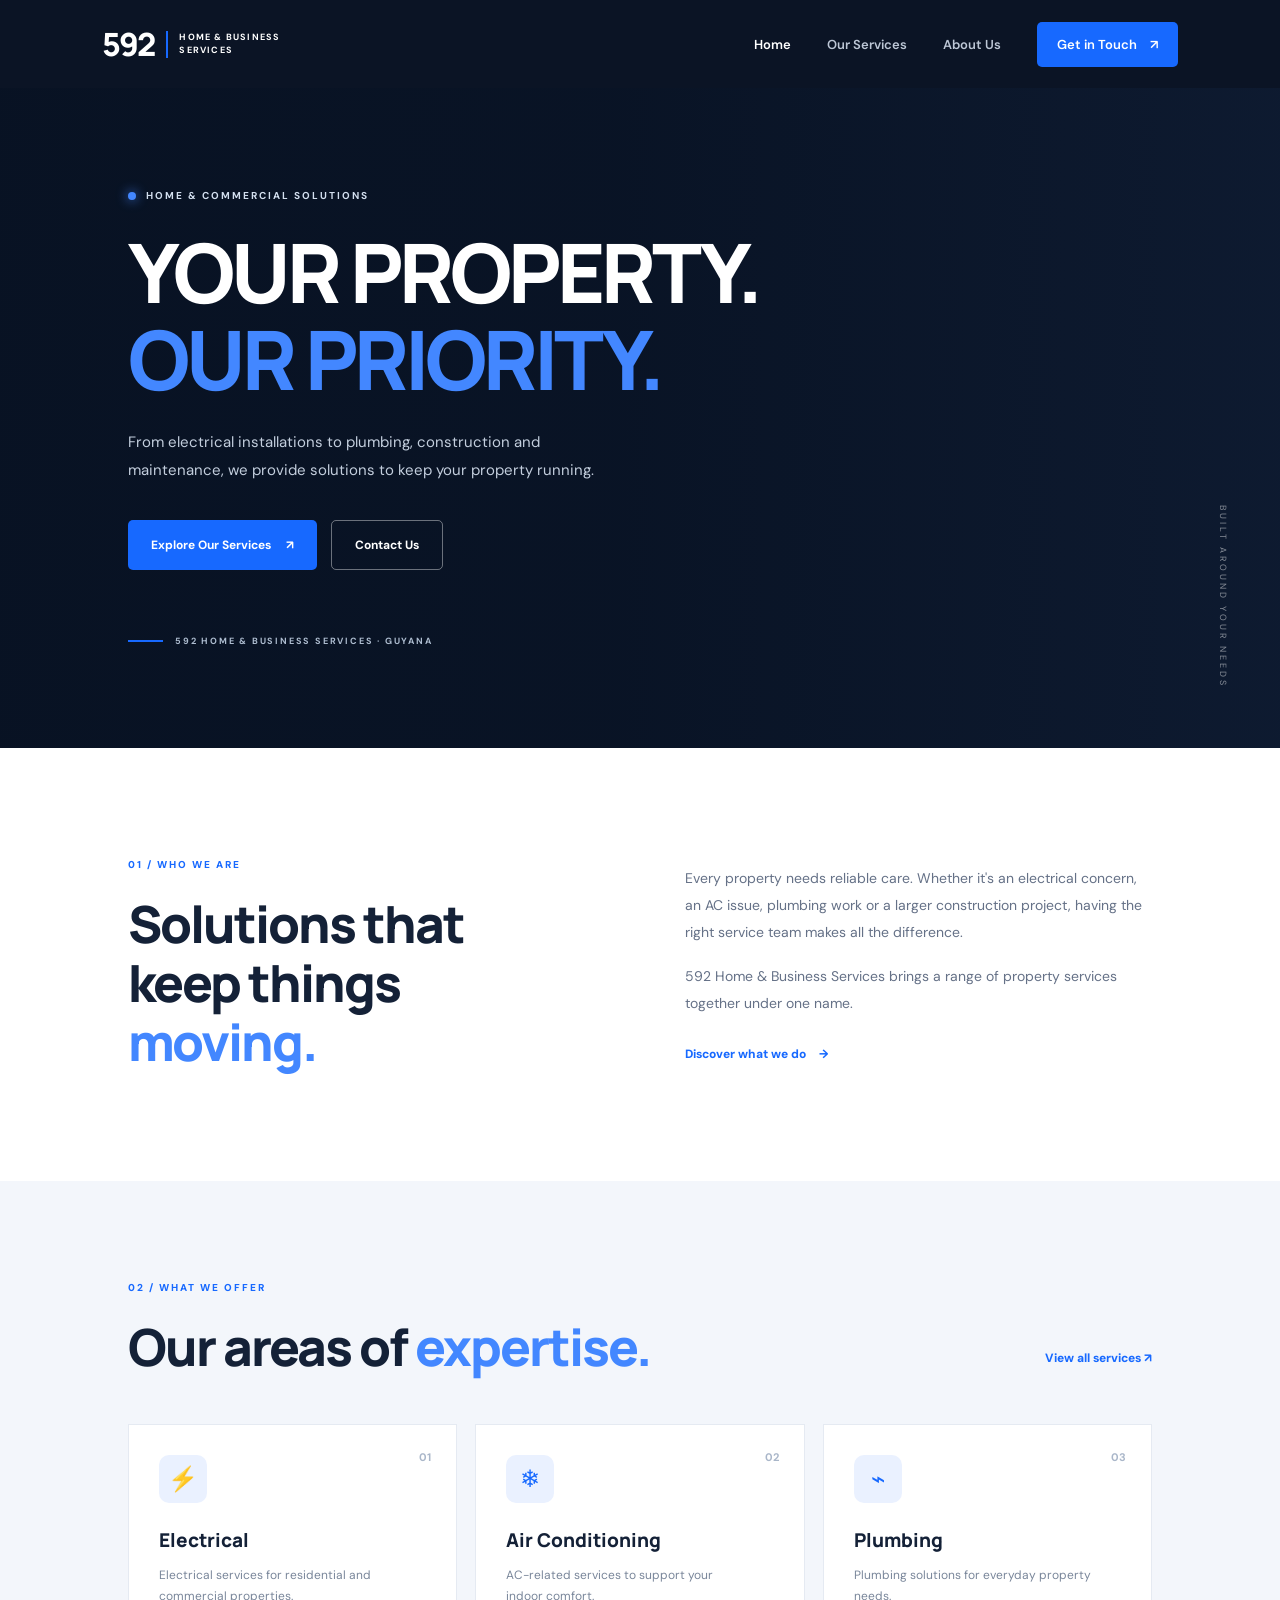
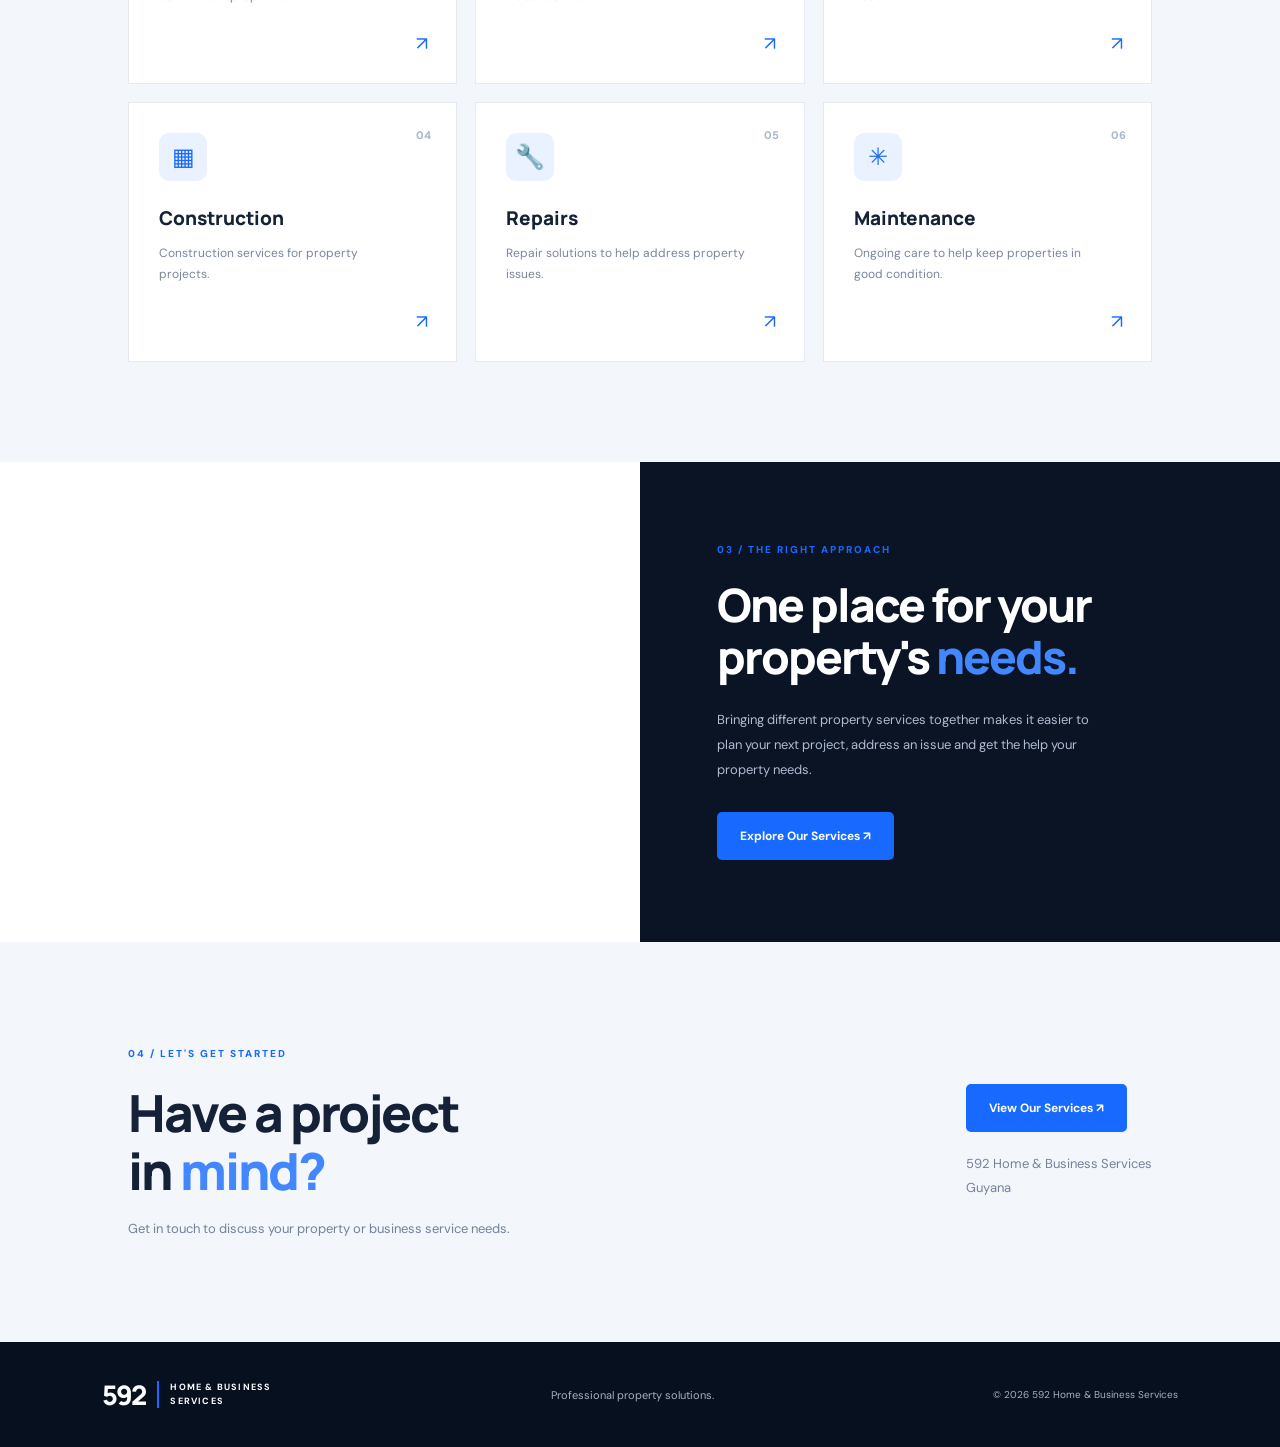
<file: index.html>
<!DOCTYPE html>
<html lang="en">
<head>
  <meta charset="UTF-8">
  <meta name="viewport" content="width=device-width, initial-scale=1.0">
  <meta name="description" content="592 Home & Business Services provides electrical, AC, plumbing, construction, repair and maintenance services in Guyana.">
  <title>592 Home & Business Services | Professional Property Solutions</title>
  <link rel="preconnect" href="https://fonts.googleapis.com">
  <link rel="preconnect" href="https://fonts.gstatic.com" crossorigin>
  <link href="https://fonts.googleapis.com/css2?family=DM+Sans:wght@400;500;600;700;800&family=Manrope:wght@400;500;600;700;800&display=swap" rel="stylesheet">
  <link rel="stylesheet" href="style.css">
</head>
<body>

  <header class="navbar">
    <a href="index.html" class="logo">
      <span class="logo-number">592</span>
      <span class="logo-description">HOME & BUSINESS<br>SERVICES</span>
    </a>

    <button class="menu-toggle" aria-label="Toggle navigation" aria-expanded="false">
      <span></span><span></span><span></span>
    </button>

    <nav class="nav-links">
      <a href="index.html" class="active">Home</a>
      <a href="services.html">Our Services</a>
      <a href="#about">About Us</a>
      <a href="#contact" class="nav-cta">Get in Touch <span>↗</span></a>
    </nav>
  </header>

  <main>
    <section class="hero">
      <div class="hero-overlay"></div>

      <div class="hero-content">
        <span class="eyebrow"><span class="status-dot"></span> HOME & COMMERCIAL SOLUTIONS</span>

        <h1>YOUR PROPERTY.<br><span>OUR PRIORITY.</span></h1>

        <p>
          From electrical installations to plumbing, construction and
          maintenance, we provide solutions to keep your property running.
        </p>

        <div class="hero-buttons">
          <a href="services.html" class="btn btn-primary">Explore Our Services <span>↗</span></a>
          <a href="#contact" class="btn btn-outline">Contact Us</a>
        </div>

        <div class="hero-note">
          <span class="hero-line"></span>
          <span>592 HOME & BUSINESS SERVICES · GUYANA</span>
        </div>
      </div>

      <div class="hero-side-label">BUILT AROUND YOUR NEEDS</div>
    </section>

    <section class="intro-section" id="about">
      <div class="intro-heading">
        <span class="section-tag">01 / WHO WE ARE</span>
        <h2>Solutions that<br>keep things <span>moving.</span></h2>
      </div>

      <div class="intro-description">
        <p>
          Every property needs reliable care. Whether it's an electrical
          concern, an AC issue, plumbing work or a larger construction
          project, having the right service team makes all the difference.
        </p>
        <p>
          592 Home & Business Services brings a range of property services
          together under one name.
        </p>
        <a href="services.html" class="text-link">Discover what we do <span>→</span></a>
      </div>
    </section>

    <section class="services-preview">
      <div class="section-heading">
        <div>
          <span class="section-tag">02 / WHAT WE OFFER</span>
          <h2>Our areas of <span>expertise.</span></h2>
        </div>
        <a href="services.html" class="text-link">View all services ↗</a>
      </div>

      <div class="service-grid">
        <a href="services.html#electrical" class="service-card">
          <span class="service-number">01</span>
          <div class="service-icon">⚡</div>
          <h3>Electrical</h3>
          <p>Electrical services for residential and commercial properties.</p>
          <span class="card-arrow">↗</span>
        </a>

        <a href="services.html#ac" class="service-card">
          <span class="service-number">02</span>
          <div class="service-icon">❄</div>
          <h3>Air Conditioning</h3>
          <p>AC-related services to support your indoor comfort.</p>
          <span class="card-arrow">↗</span>
        </a>

        <a href="services.html#plumbing" class="service-card">
          <span class="service-number">03</span>
          <div class="service-icon">⌁</div>
          <h3>Plumbing</h3>
          <p>Plumbing solutions for everyday property needs.</p>
          <span class="card-arrow">↗</span>
        </a>

        <a href="services.html#construction" class="service-card">
          <span class="service-number">04</span>
          <div class="service-icon">▦</div>
          <h3>Construction</h3>
          <p>Construction services for property projects.</p>
          <span class="card-arrow">↗</span>
        </a>

        <a href="services.html#repairs" class="service-card">
          <span class="service-number">05</span>
          <div class="service-icon">🔧</div>
          <h3>Repairs</h3>
          <p>Repair solutions to help address property issues.</p>
          <span class="card-arrow">↗</span>
        </a>

        <a href="services.html#maintenance" class="service-card">
          <span class="service-number">06</span>
          <div class="service-icon">✳</div>
          <h3>Maintenance</h3>
          <p>Ongoing care to help keep properties in good condition.</p>
          <span class="card-arrow">↗</span>
        </a>
      </div>
    </section>

    <section class="feature-section">
      <div class="feature-image"></div>
      <div class="feature-content">
        <span class="section-tag">03 / THE RIGHT APPROACH</span>
        <h2>One place for your property's <span>needs.</span></h2>
        <p>
          Bringing different property services together makes it easier
          to plan your next project, address an issue and get the help
          your property needs.
        </p>
        <a href="services.html" class="btn btn-primary">Explore Our Services ↗</a>
      </div>
    </section>

    <section class="contact-section" id="contact">
      <div>
        <span class="section-tag">04 / LET'S GET STARTED</span>
        <h2>Have a project<br>in <span>mind?</span></h2>
        <p>Get in touch to discuss your property or business service needs.</p>
      </div>

      <div class="contact-action">
        <a href="services.html" class="btn btn-primary">View Our Services ↗</a>
        <p>592 Home & Business Services<br>Guyana</p>
      </div>
    </section>
  </main>

  <footer class="footer">
    <a href="index.html" class="logo footer-logo">
      <span class="logo-number">592</span>
      <span class="logo-description">HOME & BUSINESS<br>SERVICES</span>
    </a>
    <p>Professional property solutions.</p>
    <span>© 2026 592 Home & Business Services</span>
  </footer>

  <script src="script.js"></script>
</body>
</html>
</file>
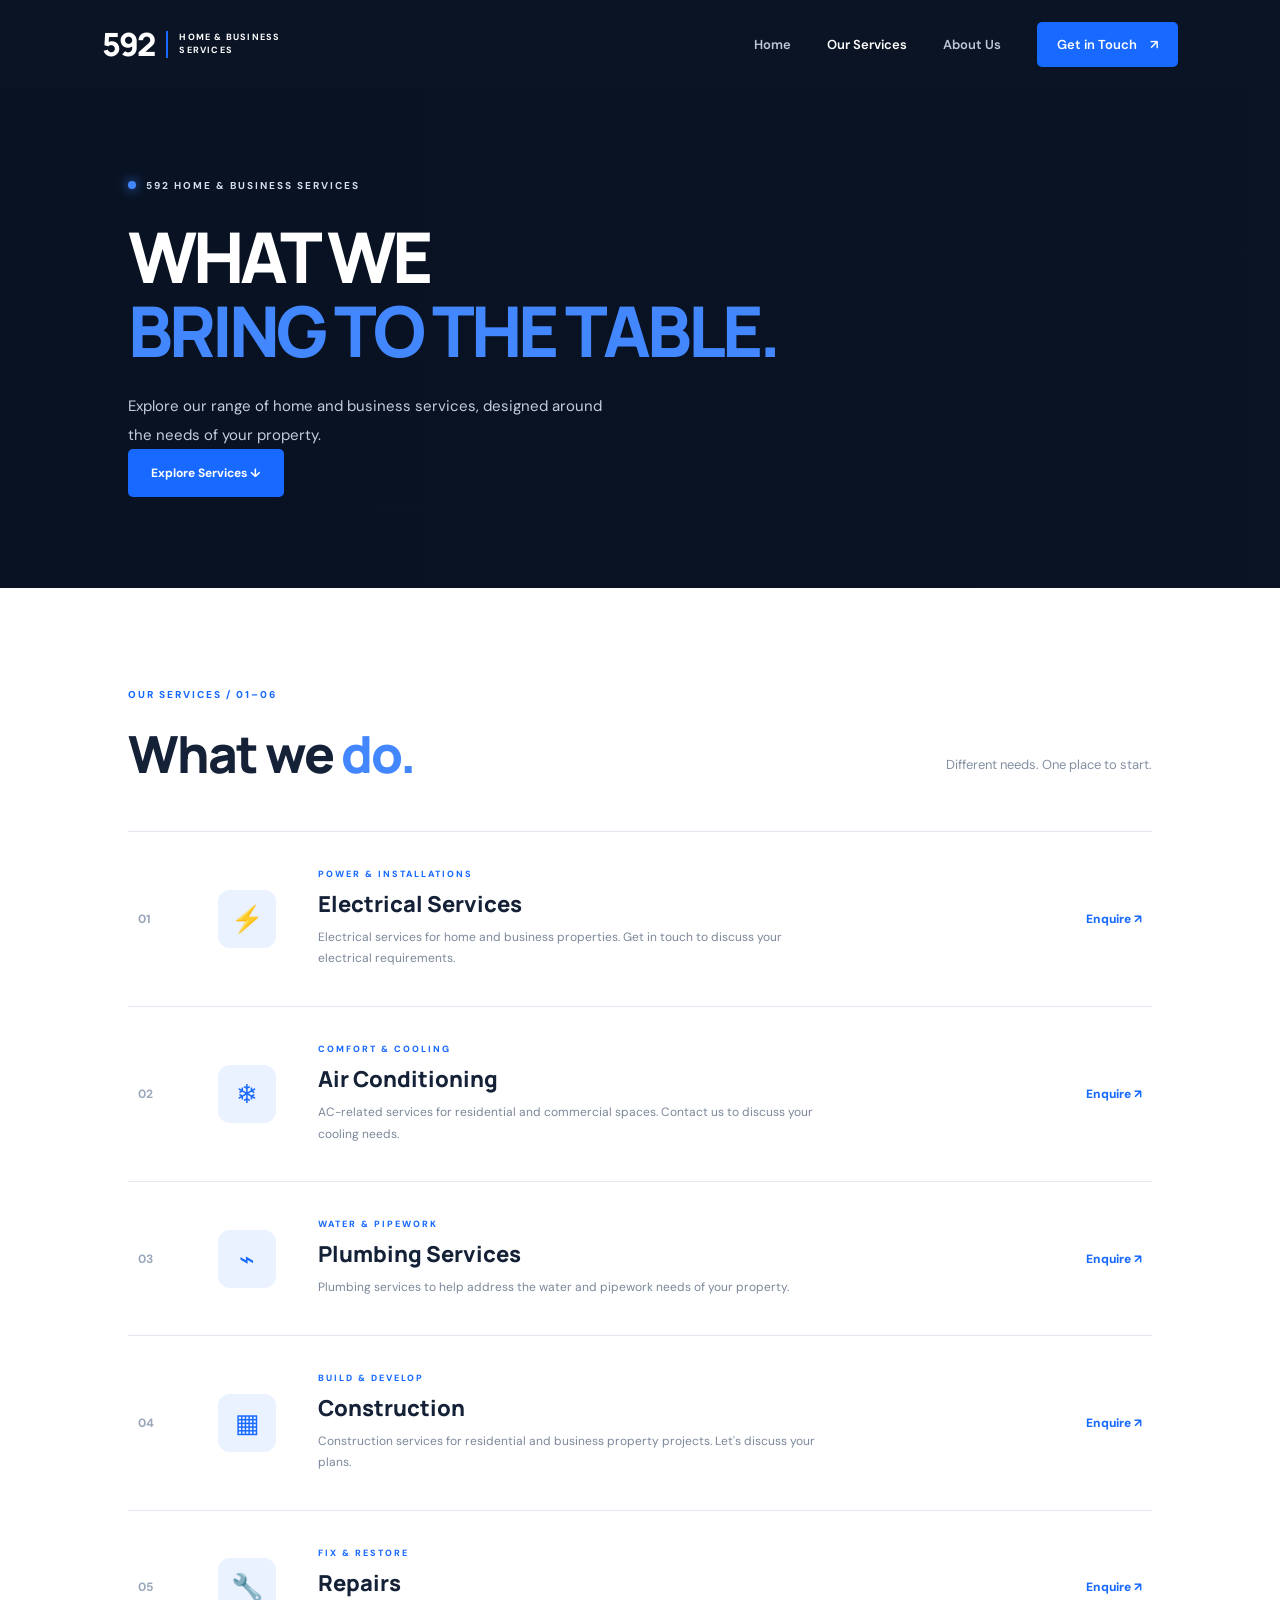
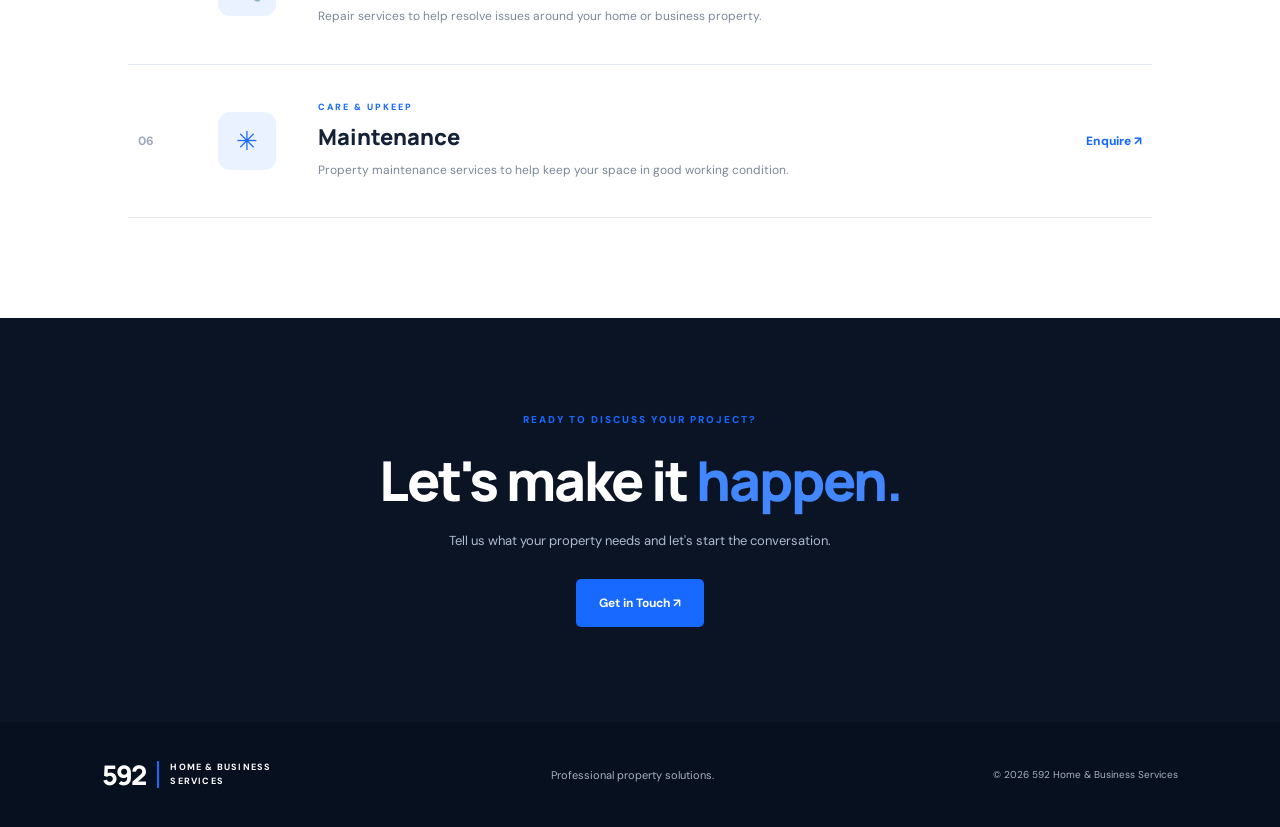
<file: services.html>
<!DOCTYPE html>
<html lang="en">
<head>
  <meta charset="UTF-8">
  <meta name="viewport" content="width=device-width, initial-scale=1.0">
  <meta name="description" content="Explore electrical, air conditioning, plumbing, construction, repair and maintenance services from 592 Home & Business Services.">
  <title>Our Services | 592 Home & Business Services</title>
  <link rel="preconnect" href="https://fonts.googleapis.com">
  <link rel="preconnect" href="https://fonts.gstatic.com" crossorigin>
  <link href="https://fonts.googleapis.com/css2?family=DM+Sans:wght@400;500;600;700;800&family=Manrope:wght@400;500;600;700;800&display=swap" rel="stylesheet">
  <link rel="stylesheet" href="style.css">
</head>
<body>

  <header class="navbar">
    <a href="index.html" class="logo">
      <span class="logo-number">592</span>
      <span class="logo-description">HOME & BUSINESS<br>SERVICES</span>
    </a>

    <button class="menu-toggle" aria-label="Toggle navigation" aria-expanded="false">
      <span></span><span></span><span></span>
    </button>

    <nav class="nav-links">
      <a href="index.html">Home</a>
      <a href="services.html" class="active">Our Services</a>
      <a href="index.html#about">About Us</a>
      <a href="index.html#contact" class="nav-cta">Get in Touch <span>↗</span></a>
    </nav>
  </header>

  <main>
    <section class="services-hero">
      <div class="services-hero-overlay"></div>
      <div class="services-hero-content">
        <span class="eyebrow"><span class="status-dot"></span> 592 HOME & BUSINESS SERVICES</span>
        <h1>WHAT WE<br><span>BRING TO THE TABLE.</span></h1>
        <p>
          Explore our range of home and business services, designed
          around the needs of your property.
        </p>
        <a href="#all-services" class="btn btn-primary">Explore Services ↓</a>
      </div>
    </section>

    <section class="services-list-section" id="all-services">
      <div class="section-heading">
        <div>
          <span class="section-tag">OUR SERVICES / 01–06</span>
          <h2>What we <span>do.</span></h2>
        </div>
        <p>Different needs. One place to start.</p>
      </div>

      <div class="service-list">

        <article class="service-detail" id="electrical">
          <div class="detail-number">01</div>
          <div class="detail-icon">⚡</div>
          <div class="detail-content">
            <span class="section-tag">POWER & INSTALLATIONS</span>
            <h3>Electrical Services</h3>
            <p>
              Electrical services for home and business properties.
              Get in touch to discuss your electrical requirements.
            </p>
          </div>
          <a href="index.html#contact" class="detail-link">Enquire ↗</a>
        </article>

        <article class="service-detail" id="ac">
          <div class="detail-number">02</div>
          <div class="detail-icon">❄</div>
          <div class="detail-content">
            <span class="section-tag">COMFORT & COOLING</span>
            <h3>Air Conditioning</h3>
            <p>
              AC-related services for residential and commercial
              spaces. Contact us to discuss your cooling needs.
            </p>
          </div>
          <a href="index.html#contact" class="detail-link">Enquire ↗</a>
        </article>

        <article class="service-detail" id="plumbing">
          <div class="detail-number">03</div>
          <div class="detail-icon">⌁</div>
          <div class="detail-content">
            <span class="section-tag">WATER & PIPEWORK</span>
            <h3>Plumbing Services</h3>
            <p>
              Plumbing services to help address the water and
              pipework needs of your property.
            </p>
          </div>
          <a href="index.html#contact" class="detail-link">Enquire ↗</a>
        </article>

        <article class="service-detail" id="construction">
          <div class="detail-number">04</div>
          <div class="detail-icon">▦</div>
          <div class="detail-content">
            <span class="section-tag">BUILD & DEVELOP</span>
            <h3>Construction</h3>
            <p>
              Construction services for residential and business
              property projects. Let's discuss your plans.
            </p>
          </div>
          <a href="index.html#contact" class="detail-link">Enquire ↗</a>
        </article>

        <article class="service-detail" id="repairs">
          <div class="detail-number">05</div>
          <div class="detail-icon">🔧</div>
          <div class="detail-content">
            <span class="section-tag">FIX & RESTORE</span>
            <h3>Repairs</h3>
            <p>
              Repair services to help resolve issues around your
              home or business property.
            </p>
          </div>
          <a href="index.html#contact" class="detail-link">Enquire ↗</a>
        </article>

        <article class="service-detail" id="maintenance">
          <div class="detail-number">06</div>
          <div class="detail-icon">✳</div>
          <div class="detail-content">
            <span class="section-tag">CARE & UPKEEP</span>
            <h3>Maintenance</h3>
            <p>
              Property maintenance services to help keep your
              space in good working condition.
            </p>
          </div>
          <a href="index.html#contact" class="detail-link">Enquire ↗</a>
        </article>

      </div>
    </section>

    <section class="services-cta">
      <span class="section-tag">READY TO DISCUSS YOUR PROJECT?</span>
      <h2>Let's make it <span>happen.</span></h2>
      <p>Tell us what your property needs and let's start the conversation.</p>
      <a href="index.html#contact" class="btn btn-primary">Get in Touch ↗</a>
    </section>
  </main>

  <footer class="footer">
    <a href="index.html" class="logo footer-logo">
      <span class="logo-number">592</span>
      <span class="logo-description">HOME & BUSINESS<br>SERVICES</span>
    </a>
    <p>Professional property solutions.</p>
    <span>© 2026 592 Home & Business Services</span>
  </footer>

  <script src="script.js"></script>
</body>
</html>
</file>
<file: style.css>
/* =========================
   592 HOME & BUSINESS SERVICES
   MAIN STYLESHEET
========================= */

:root {
  --navy: #0b1425;
  --navy-light: #111f36;
  --blue: #1769ff;
  --blue-light: #4387ff;
  --white: #ffffff;
  --gray: #a5b0c0;
  --light-bg: #f3f6fb;
  --dark-text: #142137;
}

* {
  margin: 0;
  padding: 0;
  box-sizing: border-box;
}

html {
  scroll-behavior: smooth;
}

body {
  font-family: 'DM Sans', sans-serif;
  background: var(--white);
  color: var(--dark-text);
  overflow-x: hidden;
}

a {
  text-decoration: none;
  color: inherit;
}

button {
  font: inherit;
}

/* NAVIGATION */

.navbar {
  height: 88px;
  padding: 0 8%;
  background: var(--navy);
  display: flex;
  align-items: center;
  justify-content: space-between;
  position: relative;
  z-index: 100;
}

.logo {
  display: flex;
  align-items: center;
  gap: 12px;
  color: white;
}

.logo-number {
  font-family: 'Manrope', sans-serif;
  font-size: 32px;
  font-weight: 800;
  letter-spacing: -2px;
}

.logo-description {
  font-size: 9px;
  font-weight: 700;
  line-height: 1.5;
  letter-spacing: 1.2px;
  border-left: 2px solid var(--blue);
  padding-left: 11px;
}

.nav-links {
  display: flex;
  align-items: center;
  gap: 36px;
  color: #bdc7d6;
  font-size: 13px;
  font-weight: 600;
}

.nav-links a {
  transition: color 0.3s ease;
}

.nav-links a:hover,
.nav-links a.active {
  color: white;
}

.nav-links .nav-cta {
  background: var(--blue);
  color: white;
  padding: 14px 20px;
  border-radius: 5px;
  transition: 0.3s;
}

.nav-links .nav-cta:hover {
  background: var(--blue-light);
  transform: translateY(-2px);
}

.nav-cta span {
  margin-left: 10px;
}

.menu-toggle {
  display: none;
  background: none;
  border: none;
  cursor: pointer;
}

/* BUTTONS */

.btn {
  display: inline-flex;
  align-items: center;
  justify-content: center;
  gap: 15px;
  padding: 16px 23px;
  border-radius: 5px;
  font-size: 12px;
  font-weight: 700;
  transition: all 0.3s ease;
}

.btn-primary {
  background: var(--blue);
  color: white;
}

.btn-primary:hover {
  background: #0757e5;
  transform: translateY(-3px);
  box-shadow: 0 10px 25px rgba(23, 105, 255, 0.25);
}

.btn-outline {
  border: 1px solid rgba(255,255,255,0.4);
  color: white;
}

.btn-outline:hover {
  background: white;
  color: var(--navy);
}

/* HERO */

.hero {
  min-height: 660px;
  background:
    url('https://images.unsplash.com/photo-1486406146926-c627a92ad1ab?auto=format&fit=crop&w=2000&q=85')
    center/cover no-repeat;
  background-color: #101e36;
  position: relative;
  display: flex;
  align-items: center;
  padding: 90px 10%;
  color: white;
}

.hero-overlay,
.services-hero-overlay {
  position: absolute;
  inset: 0;
  background: linear-gradient(
    90deg,
    rgba(8,18,35,0.98) 0%,
    rgba(8,18,35,0.88) 48%,
    rgba(8,18,35,0.32) 100%
  );
}

.hero-content {
  position: relative;
  z-index: 2;
  max-width: 700px;
}

.eyebrow {
  display: flex;
  align-items: center;
  gap: 10px;
  font-size: 10px;
  letter-spacing: 2px;
  font-weight: 700;
  color: #d3dfef;
  margin-bottom: 27px;
}

.status-dot {
  width: 8px;
  height: 8px;
  background: #4387ff;
  border-radius: 50%;
  box-shadow: 0 0 12px #4387ff;
}

.hero h1,
.services-hero h1 {
  font-family: 'Manrope', sans-serif;
  font-size: clamp(48px, 7vw, 82px);
  line-height: 1.06;
  font-weight: 800;
  letter-spacing: -4px;
}

.hero h1 span,
.services-hero h1 span,
.intro-heading h2 span,
.section-heading h2 span,
.feature-content h2 span,
.contact-section h2 span,
.services-cta h2 span {
  color: var(--blue-light);
}

.hero-content > p,
.services-hero-content > p {
  max-width: 480px;
  color: #c3cedd;
  font-size: 15px;
  line-height: 1.9;
  margin-top: 25px;
}

.hero-buttons {
  display: flex;
  flex-wrap: wrap;
  gap: 14px;
  margin-top: 35px;
}

.hero-note {
  display: flex;
  align-items: center;
  gap: 12px;
  margin-top: 65px;
  font-size: 9px;
  letter-spacing: 1.8px;
  color: #aebdd0;
  font-weight: 700;
}

.hero-line {
  width: 35px;
  height: 2px;
  background: var(--blue);
}

.hero-side-label {
  position: absolute;
  right: 4%;
  bottom: 60px;
  writing-mode: vertical-rl;
  font-size: 9px;
  letter-spacing: 3px;
  color: #ffffff80;
}

/* INTRODUCTION */

.intro-section {
  display: grid;
  grid-template-columns: 1fr 1fr;
  gap: 90px;
  padding: 110px 10%;
  align-items: center;
}

.section-tag {
  display: block;
  color: var(--blue);
  font-size: 10px;
  font-weight: 800;
  letter-spacing: 2px;
  margin-bottom: 23px;
}

.intro-heading h2,
.section-heading h2,
.feature-content h2,
.contact-section h2,
.services-cta h2 {
  font-family: 'Manrope', sans-serif;
  font-size: clamp(36px, 4vw, 53px);
  font-weight: 800;
  line-height: 1.15;
  letter-spacing: -2px;
}

.intro-description p {
  color: #657187;
  line-height: 1.9;
  font-size: 14px;
  margin-bottom: 18px;
}

.text-link {
  display: inline-block;
  color: var(--blue);
  font-size: 12px;
  font-weight: 800;
  margin-top: 12px;
}

.text-link span {
  margin-left: 10px;
}

/* SERVICE PREVIEW */

.services-preview {
  background: var(--light-bg);
  padding: 100px 10%;
}

.section-heading {
  display: flex;
  justify-content: space-between;
  align-items: flex-end;
  gap: 20px;
  margin-bottom: 48px;
}

.section-heading .text-link {
  margin-bottom: 10px;
}

.service-grid {
  display: grid;
  grid-template-columns: repeat(3, 1fr);
  gap: 18px;
}

.service-card {
  position: relative;
  min-height: 260px;
  background: white;
  border: 1px solid #e5eaf2;
  padding: 30px;
  transition: all 0.35s ease;
  overflow: hidden;
}

.service-card:hover {
  transform: translateY(-7px);
  border-color: var(--blue);
  box-shadow: 0 18px 40px rgba(16, 40, 80, 0.08);
}

.service-number {
  position: absolute;
  top: 25px;
  right: 25px;
  font-size: 11px;
  color: #a9b6c9;
  font-weight: 700;
}

.service-icon {
  width: 48px;
  height: 48px;
  background: #eaf1ff;
  color: var(--blue);
  border-radius: 10px;
  display: flex;
  align-items: center;
  justify-content: center;
  font-size: 24px;
  margin-bottom: 24px;
}

.service-card h3 {
  font-family: 'Manrope', sans-serif;
  font-size: 19px;
  font-weight: 800;
  margin-bottom: 12px;
}

.service-card p {
  color: #79869a;
  font-size: 12px;
  line-height: 1.8;
  max-width: 240px;
}

.card-arrow {
  position: absolute;
  right: 28px;
  bottom: 27px;
  color: var(--blue);
  font-size: 19px;
}

/* FEATURE */

.feature-section {
  display: grid;
  grid-template-columns: 1fr 1fr;
  min-height: 480px;
}

.feature-image {
  background:
    url('https://images.unsplash.com/photo-1621905251189-08b45d6a269e?auto=format&fit=crop&w=1200&q=85')
    center/cover no-repeat;
  min-height: 400px;
}

.feature-content {
  background: var(--navy);
  color: white;
  display: flex;
  flex-direction: column;
  align-items: flex-start;
  justify-content: center;
  padding: 80px 12%;
}

.feature-content h2 {
  font-size: clamp(32px, 4vw, 46px);
}

.feature-content p {
  color: #aebbd0;
  font-size: 13px;
  line-height: 1.9;
  margin: 24px 0 30px;
  max-width: 390px;
}

/* CONTACT */

.contact-section {
  background: #f3f6fb;
  padding: 105px 10%;
  display: flex;
  align-items: center;
  justify-content: space-between;
  gap: 30px;
}

.contact-section p {
  margin-top: 20px;
  color: #748197;
  font-size: 13px;
}

.contact-action {
  display: flex;
  flex-direction: column;
  align-items: flex-start;
}

.contact-action p {
  line-height: 1.8;
}

/* SERVICES PAGE HERO */

.services-hero {
  min-height: 500px;
  background:
    url('https://images.unsplash.com/photo-1504307651254-35680f356dfd?auto=format&fit=crop&w=2000&q=85')
    center/cover no-repeat;
  background-color: var(--navy);
  position: relative;
  display: flex;
  align-items: center;
  padding: 90px 10%;
  color: white;
}

.services-hero-content {
  position: relative;
  z-index: 2;
  max-width: 750px;
}

.services-hero h1 {
  font-size: clamp(43px, 6vw, 70px);
}

/* SERVICE DETAILS */

.services-list-section {
  padding: 100px 10%;
}

.services-list-section .section-heading > p {
  color: #8490a2;
  font-size: 13px;
  margin-bottom: 10px;
}

.service-list {
  border-top: 1px solid #e3e8f0;
}

.service-detail {
  display: grid;
  grid-template-columns: 55px 75px 1fr auto;
  align-items: center;
  gap: 25px;
  padding: 36px 10px;
  border-bottom: 1px solid #e3e8f0;
  scroll-margin-top: 100px;
  transition: background 0.3s ease;
}

.service-detail:hover {
  background: #f7f9fd;
}

.detail-number {
  color: #9ba8bb;
  font-size: 12px;
  font-weight: 700;
}

.detail-icon {
  width: 58px;
  height: 58px;
  display: flex;
  align-items: center;
  justify-content: center;
  background: #eaf1ff;
  color: var(--blue);
  font-size: 26px;
  border-radius: 12px;
}

.detail-content .section-tag {
  margin-bottom: 9px;
  font-size: 9px;
}

.detail-content h3 {
  font-family: 'Manrope', sans-serif;
  font-size: 22px;
  font-weight: 800;
  margin-bottom: 8px;
}

.detail-content p {
  max-width: 510px;
  color: #7b8799;
  font-size: 12px;
  line-height: 1.8;
}

.detail-link {
  color: var(--blue);
  font-size: 12px;
  font-weight: 800;
  white-space: nowrap;
}

/* SERVICES CTA */

.services-cta {
  background: var(--navy);
  color: white;
  text-align: center;
  padding: 95px 20px;
}

.services-cta h2 {
  font-size: clamp(38px, 5vw, 55px);
}

.services-cta p {
  color: #aebbd0;
  font-size: 13px;
  margin: 20px 0 30px;
}

/* FOOTER */

.footer {
  min-height: 105px;
  padding: 25px 8%;
  background: #07101f;
  color: #a5b1c2;
  display: flex;
  justify-content: space-between;
  align-items: center;
  gap: 20px;
  font-size: 11px;
}

.footer-logo .logo-number {
  color: white;
  font-size: 27px;
}

.footer > span {
  font-size: 10px;
}

/* RESPONSIVE DESIGN */

@media (max-width: 900px) {
  .navbar {
    padding: 0 6%;
  }

  .nav-links {
    gap: 20px;
  }

  .intro-section,
  .services-preview,
  .services-list-section,
  .contact-section {
    padding-left: 7%;
    padding-right: 7%;
  }

  .service-grid {
    grid-template-columns: repeat(2, 1fr);
  }

  .intro-section {
    gap: 40px;
  }
}

@media (max-width: 650px) {
  .navbar {
    height: 75px;
  }

  .logo-number {
    font-size: 28px;
  }

  .menu-toggle {
    display: flex;
    flex-direction: column;
    gap: 6px;
    padding: 10px;
  }

  .menu-toggle span {
    display: block;
    width: 25px;
    height: 2px;
    background: white;
    transition: 0.3s;
  }

  .nav-links {
    position: absolute;
    top: 75px;
    left: 0;
    width: 100%;
    background: var(--navy);
    display: none;
    flex-direction: column;
    align-items: stretch;
    gap: 0;
    padding: 10px 6% 25px;
  }

  .nav-links.open {
    display: flex;
  }

  .nav-links a {
    padding: 15px 0;
  }

  .nav-links .nav-cta {
    text-align: center;
    margin-top: 10px;
  }

  .hero {
    min-height: 620px;
    padding: 75px 7%;
    background-position: 58% center;
  }

  .hero-overlay,
  .services-hero-overlay {
    background: linear-gradient(
      90deg,
      rgba(8,18,35,0.97),
      rgba(8,18,35,0.76)
    );
  }

  .hero h1 {
    font-size: clamp(43px, 12vw, 62px);
    letter-spacing: -2px;
  }

  .hero-content > p {
    font-size: 13px;
  }

  .hero-note {
    margin-top: 48px;
    font-size: 8px;
  }

  .hero-side-label {
    display: none;
  }

  .intro-section {
    grid-template-columns: 1fr;
    gap: 25px;
    padding: 75px 7%;
  }

  .services-preview {
    padding: 75px 7%;
  }

  .section-heading {
    flex-direction: column;
    align-items: flex-start;
    margin-bottom: 35px;
  }

  .section-heading h2,
  .intro-heading h2 {
    font-size: 38px;
  }

  .service-grid {
    grid-template-columns: 1fr;
    gap: 13px;
  }

  .service-card {
    min-height: 225px;
  }

  .feature-section {
    grid-template-columns: 1fr;
  }

  .feature-image {
    min-height: 300px;
  }

  .feature-content {
    padding: 70px 7%;
  }

  .contact-section {
    padding: 75px 7%;
    flex-direction: column;
    align-items: flex-start;
  }

  .services-hero {
    min-height: 470px;
    padding: 75px 7%;
    background-position: 60% center;
  }

  .services-hero h1 {
    font-size: clamp(40px, 11vw, 57px);
    letter-spacing: -2px;
  }

  .services-list-section {
    padding: 75px 7%;
  }

  .service-detail {
    grid-template-columns: 35px 55px 1fr;
    gap: 12px;
    padding: 25px 0;
  }

  .detail-icon {
    width: 48px;
    height: 48px;
    font-size: 21px;
  }

  .detail-content h3 {
    font-size: 17px;
  }

  .detail-content p {
    font-size: 11px;
  }

  .detail-link {
    grid-column: 3;
    justify-self: start;
    margin-top: 3px;
  }

  .footer {
    flex-direction: column;
    align-items: flex-start;
    padding: 30px 7%;
  }
}

@media (prefers-reduced-motion: reduce) {
  html {
    scroll-behavior: auto;
  }

  *, *::before, *::after {
    transition-duration: 0.01ms !important;
  }
}
</file>
